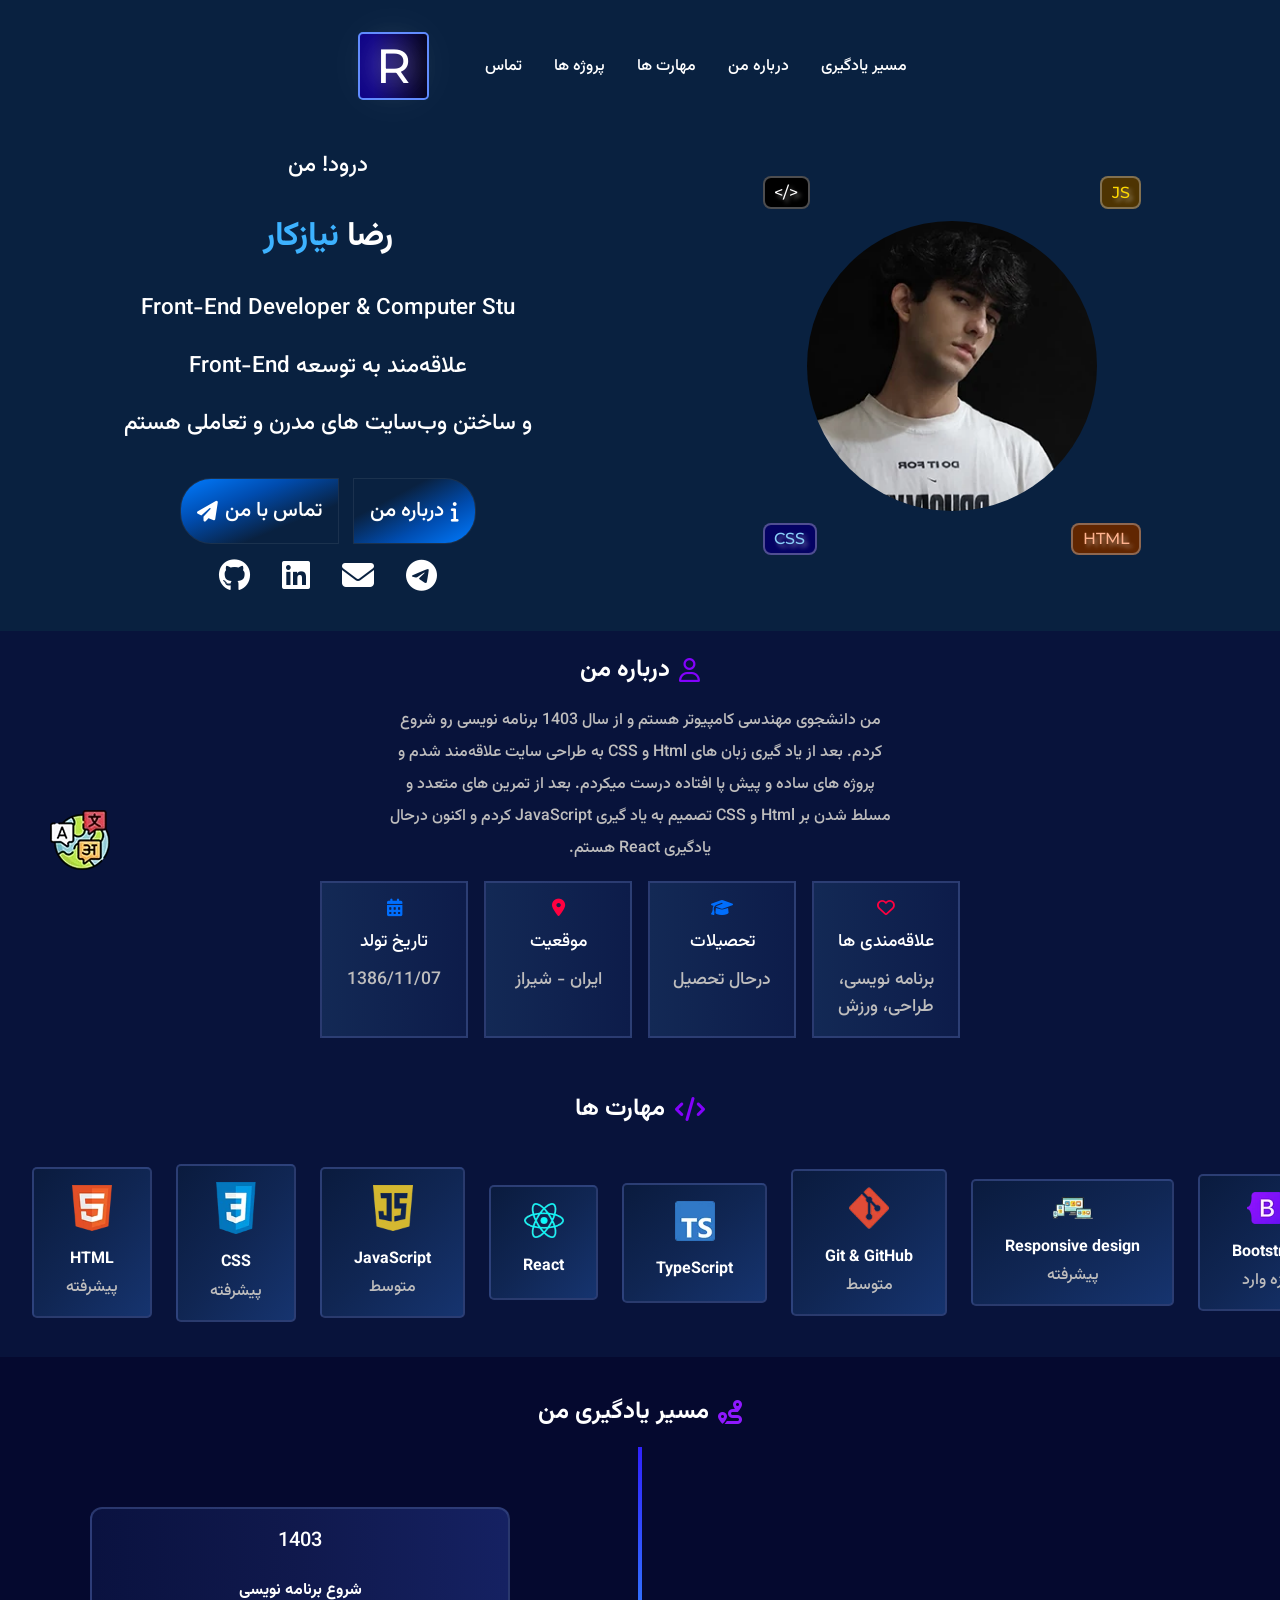
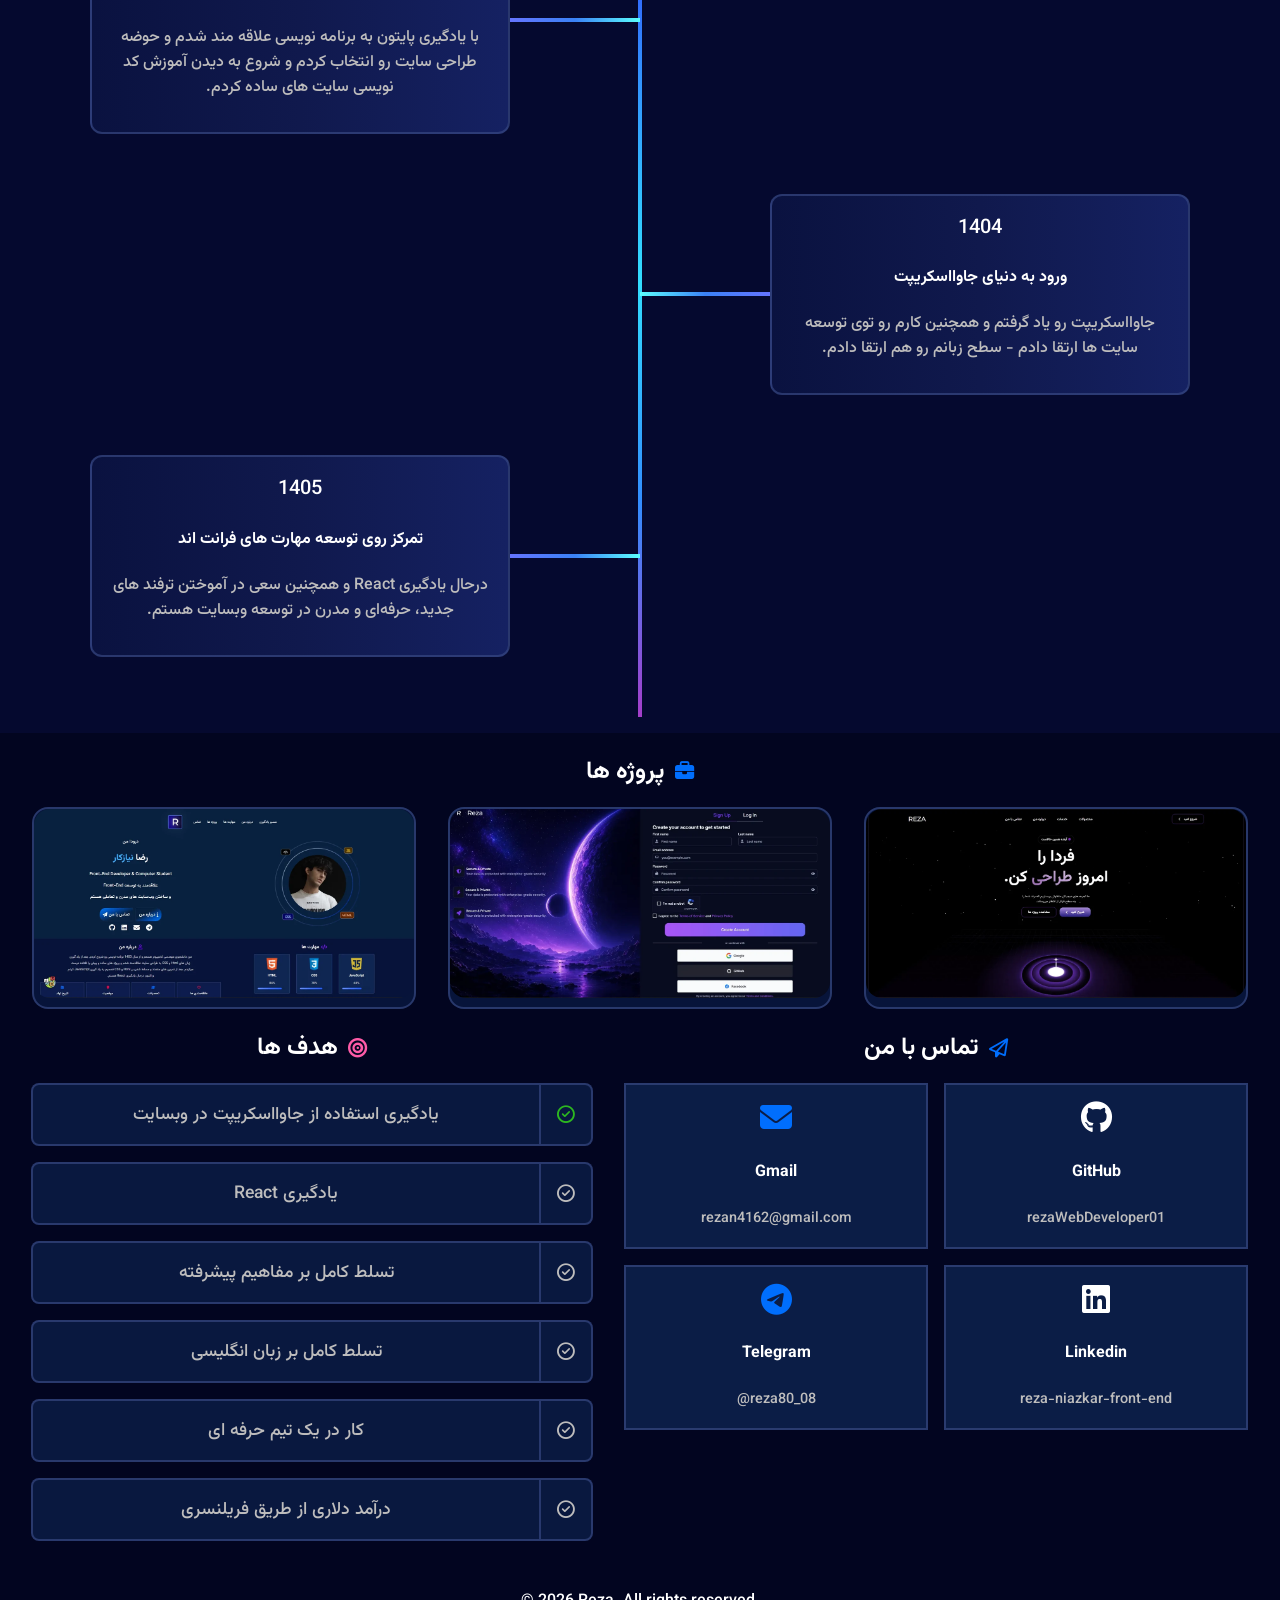
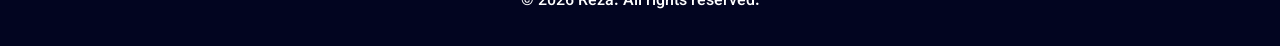
<file: index.html>
<!doctype html>
<html lang="fa">
    <head>
        <meta charset="UTF-8" />
        <meta name="viewport" content="width=device-width, initial-scale=1.0" />
        <link rel="preconnect" href="https://fonts.googleapis.com" />
        <link rel="preconnect" href="https://fonts.gstatic.com" crossorigin />
        <link
            href="https://fonts.googleapis.com/css2?family=Inter:ital,opsz,wght@0,14..32,100..900;1,14..32,100..900&family=Montserrat:ital,wght@0,100..900;1,100..900&family=Vazirmatn:wght@100..900&display=swap"
            rel="stylesheet"
        />
        <link
            rel="stylesheet"
            href="https://cdnjs.cloudflare.com/ajax/libs/font-awesome/6.5.1/css/all.min.css"
            integrity="sha512-DTOQO9RWCH3ppGqcWaEA1BIZOC6xxalwEsw9c2QQeAIftl+Vegovlnee1c9QX4TctnWMn13TZye+giMm8e2LwA=="
            crossorigin="anonymous"
            referrerpolicy="no-referrer"
        />
        <link rel="stylesheet" href="./style.css" />
        <title>Reza Niazkar | Front-End Developer</title>
    </head>
    <body>
        <span class="language-btn-ripple"></span>
        <button class="hidden" id="language-btn" type="button"></button>
        <!-- ############## -->
        <!-- ### HEADER ### -->
        <!-- ############## -->

        <header>
            <!-- === NAVBAR SECTION === -->
            <nav>
                <!-- NAVBAR CONTAINER -->
                <div class="navbar-container">
                    <!-- Logo -->
                    <a href="#" class="logo_header"><span>R</span></a>

                    <!-- Toggle -->
                    <button
                        class="navbar-toggle"
                        id="mobile-menu"
                        type="button"
                        aria-label="Toggle navigation"
                        aria-expanded="false"
                        aria-controls="navbar-menu"
                    >
                        <span class="bar_toggle"></span>
                        <span class="bar_toggle"></span>
                        <span class="bar_toggle"></span>
                    </button>

                    <!-- NAV ITEMS -->
                    <ul class="navbar-menu" id="navbar-menu">
                        <!-- Item - 1 -->
                        <li class="navbar-item">
                            <a href="#contact" data-i18n="contactLink"></a>
                        </li>

                        <!-- Item - 2 -->
                        <li class="navbar-item">
                            <a href="#projects" data-i18n="projectsLink"></a>
                        </li>

                        <!-- Item - 3 -->
                        <li class="navbar-item">
                            <a href="#skills" data-i18n="skillsLink"></a>
                        </li>

                        <!-- Item - 4 -->
                        <li class="navbar-item">
                            <a href="#about" data-i18n="aboutMe"></a>
                        </li>

                        <!-- Item - 5 -->
                        <li class="navbar-item">
                            <a
                                href="#learningWay"
                                data-i18n="learningWayLink"
                            ></a>
                        </li>
                    </ul>
                </div>
            </nav>

            <div class="hero-content">
                <!-- === LEFT SECTION === -->
                <section class="hero-info">
                    <div class="intro">
                        <div class="hello" data-i18n="hello"></div>
                        <h1 class="name-container">
                            <span class="name_h1" data-i18n="nameH1"></span>
                            <span
                                class="lastname_h1"
                                data-i18n="lastNameH1"
                            ></span>
                        </h1>

                        <!-- Paragraph - 1 -->
                        <p class="intro_header english" id="typing-text">
                            <!-- Front-End Developer & Computer Engineering Student -->
                        </p>

                        <!-- Paragraph - 2 -->
                        <p
                            class="intro_header persian"
                            dir="rtl"
                            data-i18n="headerItemTwo"
                        ></p>

                        <!-- Paragraph - 3 -->
                        <p
                            class="intro_header persian"
                            data-i18n="headerItemThree"
                        ></p>
                    </div>
                    <div class="buttons-container_header">
                        <!-- Contact Button -->
                        <button
                            class="contact-btn_header"
                            id="contact-btn"
                            type="button"
                        >
                            <i class="fa-solid fa-paper-plane"></i>
                            <span data-i18n="contactMe"></span>
                        </button>

                        <!-- Modal Contact -->
                        <div
                            class="modal-overlay"
                            id="modal-contact"
                            role="dialog"
                            aria-modal="true"
                            aria-hidden="true"
                            aria-labelledby="modal-contact-title"
                        >
                            <!-- Box -->
                            <div class="modal-box">
                                <!-- Close btn -->
                                <button
                                    class="close-btn"
                                    id="close-contact-btn"
                                    type="button"
                                    aria-label="Close"
                                >
                                    ✕
                                </button>

                                <!-- Title -->
                                <h2
                                    class="modal-box-title"
                                    id="modal-contact-title"
                                    data-i18n="contactMe"
                                ></h2>

                                <!-- Email -->
                                <div class="contact-item">
                                    <span class="modal-item-name"
                                        ><i class="fa-solid fa-envelope"></i>
                                        Email</span
                                    >
                                    <div class="buttons-container">
                                        <button
                                            class="copy-btn"
                                            data-copy="rezan4162@gmail.com"
                                            type="button"
                                        >
                                            <i class="fa-regular fa-copy"></i>
                                        </button>
                                        <a
                                            href="mailto:rezan4162@gmail.com"
                                            rel="noopener noreferrer"
                                            aria-label="Email"
                                        >
                                            <i
                                                class="fa-solid fa-arrow-up-right-from-square"
                                            ></i>
                                            Open</a
                                        >
                                    </div>
                                </div>

                                <!-- Github -->
                                <div class="contact-item">
                                    <span class="modal-item-name"
                                        ><i class="fa-brands fa-github"></i>
                                        Github</span
                                    >
                                    <div class="buttons-container">
                                        <button
                                            class="copy-btn"
                                            data-copy="rezaWebDeveloper01"
                                            type="button"
                                        >
                                            <i class="fa-regular fa-copy"></i>
                                        </button>
                                        <a
                                            href="https://github.com/rezaWebDeveloper01"
                                            target="_blank"
                                            rel="noopener noreferrer"
                                            aria-label="GitHub"
                                        >
                                            <i
                                                class="fa-solid fa-arrow-up-right-from-square"
                                            ></i>
                                            Open
                                        </a>
                                    </div>
                                </div>

                                <!-- Telegram -->
                                <div class="contact-item">
                                    <span class="modal-item-name"
                                        ><i class="fa-brands fa-telegram"></i>
                                        Telegram</span
                                    >
                                    <div class="buttons-container">
                                        <button
                                            class="copy-btn"
                                            data-copy="reza80_08"
                                            type="button"
                                        >
                                            <i class="fa-regular fa-copy"></i>
                                        </button>
                                        <a
                                            href="https://t.me/reza80_08"
                                            target="_blank"
                                            rel="noopener noreferrer"
                                            aria-label="Telegram"
                                        >
                                            <i
                                                class="fa-solid fa-arrow-up-right-from-square"
                                            ></i>
                                            Open
                                        </a>
                                    </div>
                                </div>

                                <!-- Linkedin -->
                                <div class="contact-item">
                                    <span class="modal-item-name"
                                        ><i class="fa-brands fa-linkedin"></i>
                                        Linkedin</span
                                    >
                                    <div class="buttons-container">
                                        <button
                                            class="copy-btn"
                                            data-copy="reza-niazkar-front-end"
                                            type="button"
                                        >
                                            <i class="fa-regular fa-copy"></i>
                                        </button>
                                        <a
                                            href="https://www.linkedin.com/in/reza-niazkar-front-end"
                                            target="_blank"
                                            rel="noopener noreferrer"
                                            aria-label="Linkedin"
                                        >
                                            <i
                                                class="fa-solid fa-arrow-up-right-from-square"
                                            ></i>
                                            Open
                                        </a>
                                    </div>
                                </div>
                            </div>
                        </div>

                        <!-- About Me Button -->
                        <button
                            class="about-me-btn_header"
                            id="about-btn"
                            type="button"
                        >
                            <span data-i18n="aboutMe"></span
                            ><i class="fa-solid fa-info"></i>
                        </button>

                        <!-- Modal About Me -->
                        <div
                            class="modal-overlay"
                            id="modal-about"
                            role="dialog"
                            aria-modal="true"
                            aria-hidden="true"
                            aria-labelledby="modal-about-title"
                        >
                            <div class="modal-box">
                                <button
                                    class="close-btn"
                                    id="close-about-btn"
                                    type="button"
                                    aria-label="Close"
                                >
                                    ✕
                                </button>
                                <h2
                                    class="modal-box-title"
                                    id="modal-about-title"
                                    data-i18n="aboutMe"
                                ></h2>
                                <p
                                    class="modal-paragraph"
                                    dir="rtl"
                                    data-i18n="aboutMeParagraph"
                                ></p>
                            </div>
                        </div>
                    </div>

                    <!-- Social -->
                    <div class="social_header">
                        <!-- Git -->
                        <a
                            href="https://github.com/rezaWebDeveloper01"
                            target="_blank"
                            rel="noopener noreferrer"
                            aria-label="GitHub"
                        >
                            <i class="fa-brands fa-github"></i>
                        </a>

                        <!-- Linkedin -->
                        <a
                            href="https://www.linkedin.com/in/reza-niazkar-front-end"
                            target="_blank"
                            rel="noopener noreferrer"
                            aria-label="Linkedin"
                        >
                            <i class="fa-brands fa-linkedin"></i>
                        </a>

                        <!-- Email -->
                        <a
                            href="mailto:rezan4162@gmail.com"
                            rel="noopener noreferrer"
                            aria-label="Email"
                        >
                            <i class="fa-solid fa-envelope"></i>
                        </a>

                        <!-- Telegram -->
                        <a
                            href="https://t.me/reza80_08"
                            target="_blank"
                            rel="noopener noreferrer"
                            aria-label="Telegram"
                        >
                            <i class="fa-brands fa-telegram"></i>
                        </a>
                    </div>
                </section>

                <!-- === RIGHT SECTION === -->
                <section class="hero-visual">
                    <div class="cover-position-of-cards">
                        <!-- Boxes -->
                        <div class="code_hero card-hero">&lt;/&gt;</div>
                        <div class="js_hero card-hero">JS</div>
                        <div class="css_hero card-hero">CSS</div>
                        <div class="html_hero card-hero">HTML</div>

                        <!-- Circles -->
                        <div class="big-circle"></div>
                        <div class="smaller-circle"></div>

                        <!-- Image -->
                        <img
                            class="hero-img"
                            src="./images/Profile.webp"
                            alt="Reza Niazkar"
                        />
                    </div>
                </section>
            </div>
        </header>

        <!-- ############ -->
        <!-- ### MAIN ### -->
        <!-- ############ -->

        <main>
            <div class="main-container">
                <!-- === ABOUT ME SECTION === -->
                <section class="about-section hidden" id="about">
                    <div class="about-me-container_main">
                        <!-- Title -->
                        <h2 class="title hidden">
                            <span data-i18n="aboutMe"></span
                            ><i
                                class="fa-regular fa-user"
                                aria-hidden="true"
                            ></i>
                        </h2>

                        <!-- Paragraph -->
                        <p
                            class="about-me_main hidden"
                            dir="rtl"
                            data-i18n="aboutMeParagraph"
                        ></p>

                        <!-- BOXES -->
                        <div class="card-container-about-me_main">
                            <!-- Box - Birth -->
                            <div class="about-me_box hidden">
                                <i
                                    class="fa-solid fa-calendar-days"
                                    aria-hidden="true"
                                ></i>
                                <span class="birth" data-i18n="birthDate">
                                </span>
                                <span class="birth" data-i18n="birthDay">
                                </span>
                            </div>

                            <!-- Box - Location -->
                            <div class="about-me_box hidden">
                                <i
                                    class="fa-solid fa-location-dot"
                                    aria-hidden="true"
                                ></i>
                                <span class="location" data-i18n="location">
                                </span>
                                <span class="location" data-i18n="located">
                                </span>
                            </div>

                            <!-- Box - Studies -->
                            <div class="about-me_box hidden">
                                <i
                                    class="fa-solid fa-graduation-cap"
                                    aria-hidden="true"
                                ></i>
                                <span class="studies" data-i18n="studies">
                                </span>
                                <span
                                    class="studies"
                                    dir="rtl"
                                    data-i18n="studying"
                                ></span>
                            </div>

                            <!-- Box - Favourite -->
                            <div class="about-me_box hidden">
                                <i
                                    class="fa-regular fa-heart"
                                    aria-hidden="true"
                                ></i>
                                <span
                                    class="favourite"
                                    data-i18n="favoritesTitle"
                                ></span>
                                <span
                                    class="favourite"
                                    data-i18n="favoritesItems"
                                ></span>
                            </div>
                        </div>
                    </div>
                </section>

                <!-- === SKILLS SECTION === -->
                <section class="skills-section" id="skills">
                    <!-- Title -->
                    <h2 class="title hidden">
                        <span data-i18n="skills"></span
                        ><i class="fa-solid fa-code" aria-hidden="true"></i>
                    </h2>

                    <!-- CARDS -->
                    <div class="skills-track hidden">
                        <!-- Card - HTML -->
                        <div class="skill-card">
                            <img
                                src="./images/Html.webp"
                                alt="HTML Logo"
                                loading="lazy"
                            />
                            <h4>HTML</h4>
                            <span data-i18n="Advanced"></span>
                        </div>

                        <!-- Card - CSS -->
                        <div class="skill-card">
                            <img
                                src="./images/CSS.webp"
                                alt="CSS Logo"
                                loading="lazy"
                            />
                            <h4>CSS</h4>
                            <span data-i18n="Advanced"></span>
                        </div>

                        <!-- Card - JS -->
                        <div class="skill-card">
                            <img
                                src="./images/JS.webp"
                                alt="JS Logo"
                                loading="lazy"
                            />
                            <h4>JavaScript</h4>
                            <span data-i18n="Intermediate"></span>
                        </div>

                        <!-- Card - REACT -->
                        <div class="skill-card">
                            <img
                                src="./images/React.webp"
                                alt="React Logo"
                                loading="lazy"
                            />
                            <h4>React</h4>
                            <span data-i18n="learning"></span>
                        </div>

                        <!-- Card - TypeScript -->
                        <div class="skill-card">
                            <img
                                src="./images/Typescript.webp"
                                alt="TypeScript Logo"
                                loading="lazy"
                            />
                            <h4>TypeScript</h4>
                            <span data-i18n="learning"></span>
                        </div>

                        <!-- Card - GIT -->
                        <div class="skill-card">
                            <img
                                src="./images/Git.webp"
                                alt="Git Logo"
                                loading="lazy"
                            />
                            <h4>Git & GitHub</h4>
                            <span data-i18n="Intermediate"></span>
                        </div>

                        <!-- Card - RESPONSIVE DESIGN -->
                        <div class="skill-card">
                            <img
                                src="./images/Responsive.webp"
                                alt="Responsive Logo"
                                loading="lazy"
                            />
                            <h4>Responsive design</h4>
                            <span data-i18n="Advanced"></span>
                        </div>

                        <!-- Card - Bootstrap -->
                        <div class="skill-card">
                            <img
                                src="./images/Bootstrap.webp"
                                alt="Bootstrap Logo"
                                loading="lazy"
                            />
                            <h4>Bootstrap</h4>
                            <span data-i18n="Beginner"></span>
                        </div>

                        <!-- Card - Figma -->
                        <div class="skill-card">
                            <img
                                src="./images/Figma.webp"
                                alt="Figma Logo"
                                loading="lazy"
                            />
                            <h4>Figma</h4>
                            <span data-i18n="Beginner"></span>
                        </div>

                        <!-- Card - Photoshop -->
                        <div class="skill-card">
                            <img
                                src="./images/Photoshop.webp"
                                alt="Photoshop Logo"
                                loading="lazy"
                            />
                            <h4>Photoshop</h4>
                            <span data-i18n="Intermediate"></span>
                        </div>

                        <!-- Card - HTML -->
                        <div class="skill-card">
                            <img
                                src="./images/Html.webp"
                                alt="HTML Logo"
                                loading="lazy"
                            />
                            <h4>HTML</h4>
                            <span data-i18n="Advanced"></span>
                        </div>

                        <!-- Card - CSS -->
                        <div class="skill-card">
                            <img
                                src="./images/CSS.webp"
                                alt="CSS Logo"
                                loading="lazy"
                            />
                            <h4>CSS</h4>
                            <span data-i18n="Advanced"></span>
                        </div>

                        <!-- Card - JS -->
                        <div class="skill-card">
                            <img
                                src="./images/JS.webp"
                                alt="JS Logo"
                                loading="lazy"
                            />
                            <h4>JavaScript</h4>
                            <span data-i18n="Intermediate"></span>
                        </div>

                        <!-- Card - REACT -->
                        <div class="skill-card">
                            <img
                                src="./images/React.webp"
                                alt="React Logo"
                                loading="lazy"
                            />
                            <h4>React</h4>
                            <span data-i18n="learning"></span>
                        </div>

                        <!-- Card - TypeScript -->
                        <div class="skill-card">
                            <img
                                src="./images/Typescript.webp"
                                alt="TypeScript Logo"
                                loading="lazy"
                            />
                            <h4>TypeScript</h4>
                            <span data-i18n="learning"></span>
                        </div>

                        <!-- Card - GIT -->
                        <div class="skill-card">
                            <img
                                src="./images/Git.webp"
                                alt="Git Logo"
                                loading="lazy"
                            />
                            <h4>Git & GitHub</h4>
                            <span data-i18n="Intermediate"></span>
                        </div>

                        <!-- Card - RESPONSIVE DESIGN -->
                        <div class="skill-card">
                            <img
                                src="./images/Responsive.webp"
                                alt="Responsive Logo"
                                loading="lazy"
                            />
                            <h4>Responsive design</h4>
                            <span data-i18n="Advanced"></span>
                        </div>

                        <!-- Card - Bootstrap -->
                        <div class="skill-card">
                            <img
                                src="./images/Bootstrap.webp"
                                alt="Bootstrap Logo"
                                loading="lazy"
                            />
                            <h4>Bootstrap</h4>
                            <span data-i18n="Beginner"></span>
                        </div>

                        <!-- Card - Figma -->
                        <div class="skill-card">
                            <img
                                src="./images/Figma.webp"
                                alt="Figma Logo"
                                loading="lazy"
                            />
                            <h4>Figma</h4>
                            <span data-i18n="Beginner"></span>
                        </div>

                        <!-- Card - Photoshop -->
                        <div class="skill-card">
                            <img
                                src="./images/Photoshop.webp"
                                alt="Photoshop Logo"
                                loading="lazy"
                            />
                            <h4>Photoshop</h4>
                            <span data-i18n="Intermediate"></span>
                        </div>
                    </div>
                </section>
            </div>

            <!-- === MY LEARNING WAY SECTION === -->
            <section class="timeline-container hidden" id="learningWay">
                <!-- Title -->
                <h2 class="title hidden">
                    <span data-i18n="myLearningWay"></span
                    ><i class="fa-solid fa-route" aria-hidden="true"></i>
                </h2>
                <div class="timeline hidden">
                    <!-- Item - 1 -->
                    <div class="timeline-item left hidden">
                        <div class="card_learning_way">
                            <span data-i18n="dateItemOne"></span>
                            <h4 data-i18n="titleItemOne"></h4>
                            <p data-i18n="paragraphItemOne" dir="rtl"></p>
                        </div>
                        <div class="middle">
                            <span class="circle_learning_way"></span>
                        </div>
                    </div>

                    <!-- Item - 2 -->
                    <div class="timeline-item right hidden">
                        <div></div>
                        <div class="middle">
                            <span class="circle_learning_way"></span>
                        </div>
                        <div class="card_learning_way">
                            <span data-i18n="dateItemTwo"></span>
                            <h4 data-i18n="titleItemTwo"></h4>
                            <p data-i18n="paragraphItemTwo" dir="rtl"></p>
                        </div>
                    </div>

                    <!-- Item - 3 -->
                    <div class="timeline-item left hidden">
                        <div class="card_learning_way">
                            <span data-i18n="dateItemThree">1405</span>
                            <h4 data-i18n="titleItemThree"></h4>
                            <p data-i18n="paragraphItemThree" dir="rtl"></p>
                        </div>
                        <div class="middle">
                            <span class="circle_learning_way"></span>
                        </div>
                    </div>
                </div>
            </section>
        </main>

        <!-- ############## -->
        <!-- ### FOOTER ### -->
        <!-- ############## -->

        <footer>
            <!-- === PROJECTS SECTION === -->
            <section class="projects_footer" id="projects">
                <!-- Title -->
                <h2 class="title hidden">
                    <span data-i18n="projectsLink"></span
                    ><i class="fa-solid fa-briefcase" aria-hidden="true"></i>
                </h2>

                <!-- PROJECTS CONTAINER -->
                <div class="card-container-projects">
                    <!-- Project - 1 -->
                    <div class="project-card-container hidden">
                        <button
                            class="project-card_footer hidden"
                            id="project-one-btn"
                            type="button"
                        >
                            <img
                                src="./images/ProjectOne.webp"
                                alt="Project One"
                                loading="lazy"
                            />
                        </button>
                        <div
                            class="modal-overlay"
                            id="modal-project-one"
                            role="dialog"
                            aria-modal="true"
                            aria-hidden="true"
                            aria-labelledby="modal-project-one-title"
                        >
                            <div class="modal-box">
                                <button
                                    class="close-btn"
                                    id="close-project-one-btn"
                                    type="button"
                                    aria-label="Close"
                                >
                                    ✕
                                </button>
                                <h2
                                    class="modal-box-title"
                                    id="modal-project-one-title"
                                    data-i18n="projectOneTitle"
                                ></h2>
                                <p
                                    class="modal-paragraph"
                                    dir="rtl"
                                    data-i18n="projectOneParagraph"
                                ></p>
                            </div>
                        </div>
                    </div>

                    <!-- Project - 2 -->
                    <div class="project-card-container hidden">
                        <button
                            class="project-card_footer"
                            id="project-two-btn"
                            type="button"
                        >
                            <img
                                src="./images/ProjectTwo.webp"
                                alt="Project Two"
                                loading="lazy"
                            />
                        </button>
                        <div
                            class="modal-overlay"
                            id="modal-project-two"
                            role="dialog"
                            aria-modal="true"
                            aria-hidden="true"
                            aria-labelledby="modal-project-two-title"
                        >
                            <div class="modal-box">
                                <button
                                    class="close-btn"
                                    id="close-project-two-btn"
                                    type="button"
                                    aria-label="Close"
                                >
                                    ✕
                                </button>
                                <h2
                                    class="modal-box-title"
                                    id="modal-project-two-title"
                                    data-i18n="projectTwoTitle"
                                ></h2>
                                <p
                                    class="modal-paragraph"
                                    dir="rtl"
                                    data-i18n="projectTwoParagraph"
                                ></p>
                                <a
                                    href="https://rezawebdeveloper01.github.io/Login-SignUp-Form/"
                                    target="_blank"
                                    rel="noopener noreferrer"
                                    class="project-link"
                                    >OPEN</a
                                >
                            </div>
                        </div>
                    </div>

                    <!-- Project - 3 -->
                    <div class="project-card-container hidden">
                        <button
                            class="project-card_footer hidden"
                            id="project-three-btn"
                            type="button"
                        >
                            <img
                                src="./images/ProjectThree.webp"
                                alt="Project Three"
                                loading="lazy"
                            />
                        </button>
                        <div
                            class="modal-overlay"
                            id="modal-project-three"
                            role="dialog"
                            aria-modal="true"
                            aria-hidden="true"
                            aria-labelledby="modal-project-three-title"
                        >
                            <div class="modal-box">
                                <button
                                    class="close-btn"
                                    id="close-project-three-btn"
                                    type="button"
                                    aria-label="Close"
                                >
                                    ✕
                                </button>
                                <h2
                                    class="modal-box-title"
                                    id="modal-project-three-title"
                                    data-i18n="projectThreeTitle"
                                ></h2>
                                <p
                                    class="modal-paragraph"
                                    dir="rtl"
                                    data-i18n="projectThreeParagraph"
                                ></p>
                                <a
                                    href="https://rezawebdeveloper01.github.io/Landing-page/"
                                    target="_blank"
                                    class="project-link"
                                    >OPEN</a
                                >
                            </div>
                        </div>
                    </div>
                </div>
            </section>

            <div class="footer-container">
                <!-- === GOALS SECTION === -->
                <section class="goals_section">
                    <!-- Title -->
                    <h2 class="title hidden">
                        <span data-i18n="goals"></span
                        ><i class="fa-solid fa-bullseye" aria-hidden="true"></i>
                    </h2>

                    <!-- Goal - 1 -->
                    <div class="goals_paragraph hidden">
                        <i class="fa-regular fa-circle-check"></i>
                        <span data-i18n="goalOne"></span>
                    </div>

                    <!-- Goal - 2 -->
                    <div class="goals_paragraph hidden">
                        <i class="fa-regular fa-circle-check"></i>
                        <span data-i18n="goalTwo"></span>
                    </div>

                    <!-- Goal - 3 -->
                    <div class="goals_paragraph hidden">
                        <i class="fa-regular fa-circle-check"></i>
                        <span data-i18n="goalThree"></span>
                    </div>

                    <!-- Goal - 4 -->
                    <div class="goals_paragraph hidden">
                        <i class="fa-regular fa-circle-check"></i>
                        <span data-i18n="goalFour"></span>
                    </div>

                    <!-- Goal - 5 -->
                    <div class="goals_paragraph hidden">
                        <i class="fa-regular fa-circle-check"></i>
                        <span data-i18n="goalFive"></span>
                    </div>

                    <!-- Goal - 6 -->
                    <div class="goals_paragraph hidden">
                        <i class="fa-regular fa-circle-check"></i>
                        <span data-i18n="goalSix"></span>
                    </div>
                </section>

                <!-- === CONTACT SECTION === -->
                <section class="contact_section" id="contact">
                    <!-- Title -->
                    <h2 class="title hidden">
                        <span data-i18n="contactMe"></span
                        ><i
                            class="fa-regular fa-paper-plane"
                            aria-hidden="true"
                        ></i>
                    </h2>

                    <!-- CONTACT CONTAINER -->
                    <div class="contact-container">
                        <!-- Email -->
                        <a
                            class="hidden"
                            href="mailto:rezan4162@gmail.com"
                            rel="noopener noreferrer"
                            aria-label="Email"
                        >
                            <i class="fa-solid fa-envelope"></i>
                            <h4>Gmail</h4>
                            <span>rezan4162@gmail.com</span>
                        </a>

                        <!-- Github -->
                        <a
                            class="hidden"
                            href="https://github.com/rezaWebDeveloper01"
                            target="_blank"
                            rel="noopener noreferrer"
                            aria-label="GitHub"
                        >
                            <i class="fa-brands fa-github"></i>
                            <h4>GitHub</h4>
                            <span>rezaWebDeveloper01</span>
                        </a>

                        <!-- Telegram -->
                        <a
                            class="hidden"
                            href="https://t.me/reza80_08"
                            target="_blank"
                            rel="noopener noreferrer"
                            aria-label="Telegram"
                        >
                            <i class="fa-brands fa-telegram"></i>
                            <h4>Telegram</h4>
                            <span>@reza80_08</span>
                        </a>

                        <!-- Linkedin -->
                        <a
                            class="hidden"
                            href="https://www.linkedin.com/in/reza-niazkar-front-end"
                            target="_blank"
                            rel="noopener noreferrer"
                            aria-label="Linkedin"
                        >
                            <i class="fa-brands fa-linkedin"></i>
                            <h4>Linkedin</h4>
                            <span>reza-niazkar-front-end</span>
                        </a>
                    </div>
                </section>
            </div>

            <!-- === COPYRIGHT SECTION === -->
            <p class="copyright hidden">
                &copy; 2026 Reza. All rights reserved.
            </p>
            <script src="script.js" defer></script>
        </footer>
    </body>
</html>
</file>
<file: style.css>
:root {
    /* Color */
    --color-white: #ffffff;
    --color-black: #000000;
    --color-text: #bebdbd;
    --color-blue: #006efd;
    --color-light-blue: #3db2ff;
    --color-succeed: #2db820;
    /* Hero */
    --header-bg: #092140;
    --logo-bg: linear-gradient(to right, #0d0085 20%, #03001d 100%);
    --nav-menu-bg: #06021674;
    --big-circle-border:
        linear-gradient(#092140) padding-box,
        linear-gradient(30deg, #0047fa33, #ffffff33) border-box;
    --small-circle-border:
        linear-gradient(#092140) padding-box,
        linear-gradient(90deg, #0047f980, #ffffff80) border-box;
    --js: #ffd900;
    --js-bg: #4e3402;
    --css: #89cff8;
    --css-bg: #040263;
    --html: #ffb28e;
    --html-bg: #612601;
    --blue-btn-bg: linear-gradient(
        to right bottom,
        #007bff,
        #004caf,
        #092140 70%
    );
    --blue-btn-bg_reverse: linear-gradient(
        to left top,
        #007bff,
        #004caf,
        #092140 70%
    );
    --link-hover: #80b2e1;
    /* Main */
    --main-bg: #08133b;
    --about-me-bg-card: linear-gradient(to left, #0d1c4a, #132955);
    --skills-bg-card: linear-gradient(to left top, #16346f, #102653, #0a1b3e);
    /* Learning Way */
    --learning-way-bg: #05092f;
    --timeline-bg: linear-gradient(
        to bottom,
        #3022fc,
        #328eff,
        #32ddff,
        #328eff,
        #a53eca
    );
    --circle:
        linear-gradient(#ffffff) padding-box,
        linear-gradient(90deg, #003cff, #00aaff, #003cff) border-box;
    --horizontal-left-line-bg: linear-gradient(
        to left,
        #5bffff,
        #3b82f6,
        #6574ff
    );
    --horizontal-right-line-bg: linear-gradient(
        to right,
        #5bffff,
        #3b82f6,
        #6574ff
    );
    --learning-way-bg-card: linear-gradient(to left, #152162, #10194d, #0a1240);
    /* Footer */
    --footer-bg: #020520;
    --projects-bg-card: #07143a;
    --goals-bg-card: #09183f;
    --contact-bg-card: #0b1d46;
    /* Glow - Shadow */
    --text-glow: 3px 3px 4px #f5f2f07a;
    --box-shadow-hover: 0 5px 10px #ffffff4a;
    /* Border */
    --blue-border: 2px solid #5e89ff;
    --border-box: 2px solid #394984ab;
    --hero-card-border: 2px solid #e8e8f054;
    /* Grid Columns */
    --grid-column-1: 1fr;
    --grid-column-2: repeat(2, 1fr);
    --grid-column-3: repeat(3, 1fr);
    --grid-column-4: repeat(4, 1fr);
    /* Hero Image Size */
    --image-size: clamp(160px, 25vw, 290px);
    --small-sircle-size: clamp(170px, 30vw, 360px);
    --big-sircle-size: clamp(200px, 35vw, 430px);
    --cover-position-size: clamp(200px, 35vw, 430px);
    --skill-card-position: clamp(0%, 2vw, 20%);
}

html {
    scroll-behavior: smooth;
}

body {
    padding: 0;
    margin: 0;
    width: 100%;
    background: var(--color-black);
}

html[lang='fa'] body {
    font-family: 'Vazirmatn', sans-serif;
    font-weight: 500;
}

html[lang='en'] body {
    font-family: 'Inter', sans-serif;
    font-weight: 500;
}

* {
    color: var(--color-white);
    user-select: none;
    -webkit-user-drag: none;
    box-sizing: border-box;
}

#language-btn {
    position: fixed;
    bottom: 30px;
    left: 50px;
    width: clamp(40px, 6vw, 60px);
    height: clamp(40px, 6vw, 60px);
    background: url(./images/Language.webp);
    background-size: cover;
    z-index: 100;
    cursor: pointer;
    animation: moveUpDown 8s ease-in-out infinite;
}
/* --------------- */
/* START ANIMATION */
/* --------------- */
.hidden {
    opacity: 0;
    visibility: hidden;
    transform: translateY(30px);
    transition:
        opacity 0.7s ease,
        transform 0.7s ease;
}

.show {
    opacity: 1;
    visibility: visible;
    transform: none;
}

/* ############## */
/* ### HEADER ### */
/* ############## */

header {
    background: var(--header-bg);
    padding: 2rem 1rem;
}

/* === NAVBAR SECTION === */

.logo_header {
    background: var(--logo-bg);
    border: var(--blue-border);
    font-size: clamp(2rem, 5vw, 3rem);
    padding: 0.2rem 1rem;
    border-radius: 5px;
    display: grid;
    place-items: center;
}

.logo_header span {
    animation: text-flicker-in-glow 6000ms linear both;
    font-family: 'Montserrat', sans-serif;
}

a {
    text-decoration: none;
}

button {
    all: unset;
}

.navbar-toggle {
    opacity: 0;
    pointer-events: none;
}

.navbar-container {
    display: flex;
    justify-content: center;
    align-items: center;
    width: 100%;
    margin-bottom: 2rem;
}

.navbar-menu {
    display: flex;
    align-items: center;
    list-style: none;
    text-align: center;
}

.navbar-menu a {
    display: flex;
    align-items: center;
    justify-content: center;
    padding: 0 1rem;
    transition: all 100ms;
}

.hero-content {
    width: 100%;
    height: 100%;
    display: grid;
    grid-template-columns: var(--grid-column-2);
    align-items: center;
}

/* === LEFT SECTION === */

.hero-info {
    display: flex;
    flex-direction: column;
    font-size: clamp(0.7rem, 4vw, 1.4rem);
    text-align: center;
    flex: 1;
    margin-top: 1rem;
}

.lastname_h1 {
    color: var(--color-light-blue);
}

.buttons-container_header {
    margin: 1rem auto;
    display: flex;
    justify-content: center;
    gap: 1rem;
}

.contact-btn_header,
.about-me-btn_header {
    font-size: clamp(1rem, 5vw, 1.3rem);
    cursor: pointer;
    display: flex;
    align-items: center;
    justify-content: center;
    padding: clamp(0.6rem, 4vw, 1rem);
    gap: 7px;
    transition: all 200ms;
    outline: 1px solid #ffffff13;
}

.contact-btn_header {
    background: var(--blue-btn-bg);
    border-radius: 30px 0 0 30px;
}

.about-me-btn_header {
    background: var(--blue-btn-bg_reverse);
    border-radius: 0 30px 30px 0;
}

/* Modal Contact & About me -- Items */
.modal-overlay {
    position: fixed;
    inset: 0;
    display: flex;
    justify-content: center;
    align-items: center;
    background: #00000099;
    backdrop-filter: blur(11px);
    opacity: 0;
    visibility: hidden;
    transition: 0.3s;
    z-index: 1000;
}

.modal-overlay.active {
    opacity: 1;
    visibility: visible;
}

.close-btn {
    float: right;
    cursor: pointer;
}

.modal-box-title {
    font-size: clamp(1.5rem, 5vw, 1.8rem);
}

.modal-item-name {
    font-size: clamp(1.2rem, 5vw, 1.5rem);
}

.modal-overlay a {
    color: var(--color-white);
    font-size: clamp(1rem, 5vw, 1.2rem);
    margin-left: 5px;
}

.modal-box {
    width: 400px;
    padding: 20px 30px;
    background: #ffffff14;
    border: 2px solid #ffffff33;
    border-radius: 20px;
    transform: scale(0.8);
    transition: 300ms;
}

.modal-overlay.active .modal-box {
    transform: scale(1);
}

.contact-item {
    display: flex;
    justify-content: space-between;
    margin: 20px 0;
    align-items: center;
}

.buttons-container {
    display: flex;
    gap: 0.5rem;
}

.copy-btn,
.buttons-container {
    padding: 8px 14px;
    text-decoration: none;
    cursor: pointer;
    font-size: clamp(1rem, 5vw, 1.3rem);
}

.modal-paragraph {
    font-size: clamp(1rem, 4vw, 1.25rem);
    line-height: 2;
}

.social_header {
    display: flex;
    justify-content: center;
    gap: 2rem;
}

.social_header i {
    color: var(--color-white);
    font-size: clamp(1.2rem, 5vw, 2rem);
    transition: all 100ms;
}

/* === RIGHT SECTION === */

.hero-visual {
    display: grid;
    place-items: center;
}

.cover-position-of-cards {
    width: var(--cover-position-size);
    height: var(--cover-position-size);
    display: grid;
    place-items: center;
    position: relative;
}

.big-circle {
    width: var(--big-sircle-size);
    height: var(--big-sircle-size);
    border: 3px solid transparent;
    background: var(--big-circle-border);
    border-radius: 50%;
    animation: turning 2.2s linear infinite;
    position: absolute;
}

.smaller-circle {
    width: var(--small-sircle-size);
    height: var(--small-sircle-size);
    border: 3px solid transparent;
    background: var(--small-circle-border);
    border-radius: 50%;
    animation: turning 2s linear infinite;
    position: absolute;
}

.hero-img {
    width: var(--image-size);
    height: var(--image-size);
    border-radius: 50%;
    background-size: cover;
    position: absolute;
}

.card-hero {
    text-align: center;
    position: absolute;
    padding: 0.3rem 0.6rem;
    border-radius: 8px;
    font-size: clamp(0.7rem, 2vw, 1rem);
    border: var(--hero-card-border);
    text-shadow: var(--text-glow);
    z-index: 1;
    font-family: 'Montserrat', sans-serif;
}

.code_hero {
    color: var(--color-white);
    background: var(--color-black);
    animation: goLeft 3s linear infinite;
    left: var(--skill-card-position);
    top: var(--skill-card-position);
}

.js_hero {
    color: var(--js);
    background: var(--js-bg);
    animation: goUp 3s linear infinite;
    right: var(--skill-card-position);
    top: var(--skill-card-position);
}

.css_hero {
    color: var(--css);
    background: var(--css-bg);
    animation: goDown 3s linear infinite;
    left: var(--skill-card-position);
    bottom: var(--skill-card-position);
}

.html_hero {
    color: var(--html);
    background: var(--html-bg);
    animation: goRight 3s linear infinite;
    right: var(--skill-card-position);
    bottom: var(--skill-card-position);
}

/* $$$ HEADER ANIMATION $$$ */

/* TranslateBTN */
@keyframes moveUpDown {
    0%,
    100% {
        transform: translateY(0);
    }
    50% {
        transform: translateY(-20px);
    }
}

/* Logo - Navbar Section */
@keyframes text-flicker-in-glow {
    0% {
        opacity: 0;
    }
    10% {
        opacity: 0;
        text-shadow: none;
    }
    10.1% {
        opacity: 1;
        text-shadow: none;
    }
    10.2% {
        opacity: 0;
        text-shadow: none;
    }
    20% {
        opacity: 0;
        text-shadow: none;
    }
    20.1% {
        opacity: 1;
        text-shadow: 0 0 30px rgba(255, 255, 255, 0.25);
    }
    20.6% {
        opacity: 0;
        text-shadow: none;
    }
    30% {
        opacity: 0;
        text-shadow: none;
    }
    30.1% {
        opacity: 1;
        text-shadow:
            0 0 30px rgba(255, 255, 255, 0.45),
            0 0 60px rgba(255, 255, 255, 0.25);
    }
    30.5% {
        opacity: 1;
        text-shadow:
            0 0 30px rgba(255, 255, 255, 0.45),
            0 0 60px rgba(255, 255, 255, 0.25);
    }
    30.6% {
        opacity: 0;
        text-shadow: none;
    }
    45% {
        opacity: 0;
        text-shadow: none;
    }
    45.1% {
        opacity: 1;
        text-shadow:
            0 0 30px rgba(255, 255, 255, 0.45),
            0 0 60px rgba(255, 255, 255, 0.25);
    }
    50% {
        opacity: 1;
        text-shadow:
            0 0 30px rgba(255, 255, 255, 0.45),
            0 0 60px rgba(255, 255, 255, 0.25);
    }
    55% {
        opacity: 1;
        text-shadow:
            0 0 30px rgba(255, 255, 255, 0.45),
            0 0 60px rgba(255, 255, 255, 0.25);
    }
    55.1% {
        opacity: 0;
        text-shadow: none;
    }
    57% {
        opacity: 0;
        text-shadow: none;
    }
    57.1% {
        opacity: 1;
        text-shadow:
            0 0 30px rgba(255, 255, 255, 0.55),
            0 0 60px rgba(255, 255, 255, 0.35);
    }
    60% {
        opacity: 1;
        text-shadow:
            0 0 30px rgba(255, 255, 255, 0.55),
            0 0 60px rgba(255, 255, 255, 0.35);
    }
    60.1% {
        opacity: 0;
        text-shadow: none;
    }
    65% {
        opacity: 0;
        text-shadow: none;
    }
    65.1% {
        opacity: 1;
        text-shadow:
            0 0 30px rgba(255, 255, 255, 0.55),
            0 0 60px rgba(255, 255, 255, 0.35),
            0 0 100px rgba(255, 255, 255, 0.1);
    }
    75% {
        opacity: 1;
        text-shadow:
            0 0 30px rgba(255, 255, 255, 0.55),
            0 0 60px rgba(255, 255, 255, 0.35),
            0 0 100px rgba(255, 255, 255, 0.1);
    }
    75.1% {
        opacity: 0;
        text-shadow: none;
    }
    77% {
        opacity: 0;
        text-shadow: none;
    }
    77.1% {
        opacity: 1;
        text-shadow:
            0 0 30px rgba(255, 255, 255, 0.55),
            0 0 60px rgba(255, 255, 255, 0.4),
            0 0 110px rgba(255, 255, 255, 0.2),
            0 0 100px rgba(255, 255, 255, 0.1);
    }
    85% {
        opacity: 1;
        text-shadow:
            0 0 30px rgba(255, 255, 255, 0.55),
            0 0 60px rgba(255, 255, 255, 0.4),
            0 0 110px rgba(255, 255, 255, 0.2),
            0 0 100px rgba(255, 255, 255, 0.1);
    }
    85.1% {
        opacity: 0;
        text-shadow: none;
    }
    86% {
        opacity: 0;
        text-shadow: none;
    }
    86.1% {
        opacity: 1;
        text-shadow:
            0 0 30px rgba(255, 255, 255, 0.6),
            0 0 60px rgba(255, 255, 255, 0.45),
            0 0 110px rgba(255, 255, 255, 0.25),
            0 0 100px rgba(255, 255, 255, 0.1);
    }
    100% {
        opacity: 1;
        text-shadow:
            0 0 30px rgba(255, 255, 255, 0.6),
            0 0 60px rgba(255, 255, 255, 0.45),
            0 0 110px rgba(255, 255, 255, 0.25),
            0 0 100px rgba(255, 255, 255, 0.1);
    }
}

/* Left Section */
.contact-btn_header:hover,
.about-me-btn_header:hover {
    transform: translateY(-3px);
    box-shadow: var(--box-shadow-hover);
}

.social_header i:hover,
.navbar-menu a:hover {
    color: var(--link-hover);
    transform: scale(1.1);
}

.copy-btn:hover,
.modal-overlay a:hover {
    transform: scale(1.1);
}

/* Right Section */
@keyframes turning {
    0% {
        transform: rotate(0deg);
    }
    100% {
        transform: rotate(360deg);
    }
}

@keyframes goUp {
    0%,
    100% {
        transform: translateY(0px);
    }
    50% {
        transform: translateY(-10px);
    }
}

@keyframes goDown {
    0%,
    100% {
        transform: translateY(0px);
    }
    50% {
        transform: translateY(10px);
    }
}

@keyframes goRight {
    0%,
    100% {
        transform: translateX(0px);
    }
    50% {
        transform: translateX(10px);
    }
}

@keyframes goLeft {
    0%,
    100% {
        transform: translateX(0px);
    }
    50% {
        transform: translateX(-10px);
    }
}

/* ############ */
/* ### MAIN ### */
/* ############ */

.main-container {
    display: flex;
    flex-direction: column;
    justify-content: center;
    align-items: center;
    gap: 2rem;
    background: var(--main-bg);
}

/* === ABOUT ME SECTION === */

.about-section {
    display: flex;
    flex-direction: column;
    justify-content: start;
    align-items: center;
    text-align: center;
}

.about-me_main {
    width: 40%;
    margin: 1rem auto;
    line-height: 2;
    color: var(--color-text);
}

.card-container-about-me_main {
    display: grid;
    grid-template-columns: var(--grid-column-4);
    gap: 1rem;
    width: 50%;
    margin: 0 auto;
    font-size: clamp(1rem, 2vw, 1.1rem);
}

.fa-user,
.fa-code {
    color: #8302fc;
}

.card-container-about-me_main > div:nth-child(odd) i {
    color: #006efd;
}

.card-container-about-me_main > div:nth-child(even) i {
    color: #ff0040;
}

.about-me_box {
    display: flex;
    flex-direction: column;
    align-items: center;
    justify-content: start;
    gap: 0.7rem;
    padding: 1rem;
    background: var(--about-me-bg-card);
    border: var(--border-box);
    transition: all 100ms;
}

.about-me_box > span:nth-child(3) {
    color: var(--color-text);
}

/* === SKILLS SECTION === */

.skills-section {
    display: flex;
    flex-direction: column;
    text-align: center;
    overflow: hidden;
    width: 100%;
}

.skills-track {
    display: flex;
    align-items: center;
    gap: 1.5rem;
    width: max-content;
    padding: 2rem;
    animation: slider 15s linear infinite;
}

.skills-track:hover {
    animation-play-state: paused;
}

.skill-card {
    display: flex;
    flex-direction: column;
    align-items: center;
    justify-content: center;
    border: var(--border-box);
    border-radius: 5px;
    background: var(--skills-bg-card);
    transition: all 100ms;
    padding: 1rem 2rem;
}

.skill-card > img {
    margin-bottom: 1rem;
    width: clamp(40px, 3vw, 60px);
}

.skill-card > h4 {
    margin: 0 0 0.2rem 0;
}

.skill-card > span {
    color: var(--color-text);
}

@keyframes slider {
    from {
        transform: translateX(0%);
    }
    to {
        transform: translateX(-50%);
    }
}

/* ####################### */
/* ### MY LEARNING WAY ### */
/* ####################### */

.timeline-container {
    display: flex;
    justify-content: center;
    flex-direction: column;
    align-items: center;
    gap: 1rem;
    padding: 1rem 0;
    background: var(--learning-way-bg);
}

.fa-route {
    color: #8f18ff;
}

.timeline {
    width: min(1100px, 95%);
    margin-inline: auto;
    position: relative;
}

.timeline::before {
    content: '';
    position: absolute;
    left: 50%;
    top: 0;
    bottom: 0;
    transform: translateX(-50%);
    width: 4px;
    background: var(--timeline-bg);
    z-index: 0;
}

.timeline-item {
    display: grid;
    grid-template-columns: 1fr 130px 1fr;
    align-items: center;
    margin: 60px 0;
}

.timeline-item span {
    font-size: 1.25rem;
}

.timeline-item p {
    color: var(--color-text);
}

.middle {
    position: relative;
    display: flex;
    justify-content: center;
    align-items: center;
}

.middle::before {
    content: '';
    position: absolute;
    top: 50%;
    height: 4px;
    transform: translateY(-50%);
    z-index: 1;
}

.left .middle::before {
    right: 50%;
    width: 100%;
    background: var(--horizontal-left-line-bg);
}

.right .middle::before {
    left: 50%;
    width: 100%;
    background: var(--horizontal-right-line-bg);
}

.circle_learning_way {
    width: 30px;
    aspect-ratio: 1;
    border-radius: 50%;
    border: 8px solid transparent;
    background: var(--circle);
    position: relative;
    z-index: 2;
}

.card_learning_way {
    width: min(420px, 100%);
    padding: 1rem;
    border-radius: 12px;
    background: var(--learning-way-bg-card);
    border: var(--border-box);
    z-index: 3;
    transition: transform 300ms ease;
    text-align: center;
}

.left .card_learning_way {
    justify-self: start;
}

.right .card_learning_way {
    justify-self: end;
}

/* $$$ MAIN ANIMATION $$$ */

.skill-card:hover,
.about-me_box:hover {
    transform: scale(1.03);
}

.card_learning_way:hover {
    transform: translateY(-3px);
}

/* ###############*/
/* ### FOOTER ### */
/* ############## */

footer {
    color: var(--color-white);
    background: var(--footer-bg);
}

footer h2 > i {
    font-size: 1.2rem;
    color: var(--color-blue);
}

/* === PROJECTS SECTION === */

.projects_footer {
    display: flex;
    flex-direction: column;
    text-align: center;
    gap: 1rem;
}

.card-container-projects {
    display: grid;
    grid-template-columns: var(--grid-column-3);
    place-items: center;
    gap: 2rem;
    padding: 0 2rem;
}

.project-card_footer {
    background: var(--projects-bg-card);
    border: var(--border-box);
    border-radius: 1rem;
    transition: all 100ms ease;
    text-decoration: none;
    cursor: pointer;
}

.project-card_footer > img {
    width: 100%;
    height: 100%;
    border-radius: 1rem;
}

.project-link {
    border: 2px solid var(--color-white);
    background: var(--footer-bg);
    color: var(--color-white);
    padding: 0.5rem 1rem;
    border-radius: 1rem;
    transition: all 300ms;
}

.project-link:hover {
    background: var(--color-white);
    color: var(--color-black);
}

/* === GOALS SECTION === */

.footer-container {
    padding: 0 2rem 1rem 0;
    display: grid;
    grid-template-columns: repeat(2, 1fr);
}

.goals_section {
    display: flex;
    flex-direction: column;
    align-items: center;
    gap: 1rem;
}

.title {
    margin-bottom: 0;
    display: flex;
    align-items: center;
    justify-content: center;
    gap: 0.6rem;
    font-size: clamp(1.1rem, 3vw, 1.5rem);
}

.goals_paragraph {
    width: 90%;
    background: var(--goals-bg-card);
    border: var(--border-box);
    border-radius: 0.5rem;
    display: flex;
    align-items: center;
    transition: all 100ms ease;
    font-size: clamp(0.7rem, 2vw, 1.1rem);
    direction: rtl;
}

.goals_paragraph > span {
    width: 100%;
    display: flex;
    justify-content: center;
    text-align: center;
    border-right: 2px solid #394984ab;
    padding: 1rem;
    color: var(--color-text);
}

.goals_paragraph > i {
    padding: 1rem;
    color: var(--color-text);
}

.goals_section > .goals_paragraph:nth-child(2) > i {
    color: var(--color-succeed);
}

.fa-bullseye {
    color: #fe5ba7;
}

/* === CONTACT SECTION === */

.contact_section {
    display: flex;
    flex-direction: column;
    text-align: center;
    gap: 1rem;
}

.contact-container {
    display: grid;
    grid-template-columns: repeat(2, 1fr);
    gap: 1rem;
}

.contact-container > a {
    padding: 1rem;
    background: var(--contact-bg-card);
    border: var(--border-box);
    cursor: pointer;
    text-decoration: none;
    color: var(--color-white);
    transition: transform 200ms;
}

.contact-container > a:nth-child(odd) i {
    color: var(--color-blue);
}

.contact-container i {
    font-size: 2rem;
}

.contact-container span {
    font-size: 0.9rem;
    color: var(--color-text);
}

/* $$$ FOOTER ANIMATION $$$ */

.project-card_footer:hover,
.goals_paragraph:hover {
    transform: scale(1.02);
}

.contact-container > a:hover {
    background: linear-gradient(
        to right bottom,
        #216bd978,
        #083085c1,
        #216bd978
    );
    transform: translateY(-3px);
}

/* COPYRIGHT */

.copyright {
    margin: 0;
    padding: 2rem;
    text-align: center;
}

/* ###========########========### */
/* ##### RESPONSIVE SECTION ##### */
/* ###========########========### */

/* ====== 1220px ====== */
/* === LARGE LAPTOP === */
@media screen and (max-width: 1220px) {
    /* ### MAIN ### */

    .card-container-about-me_main {
        grid-template-columns: var(--grid-column-2);
    }
}

/* ====== 1024px ====== */
/* === SMALL LAPTOP === */
@media screen and (max-width: 1024px) {
    /* ### MAIN ### */
    /* ### LEARNING WAY */

    .card_learning_way {
        width: 85%;
        height: auto;
    }

    /* ### FOOTER ### */

    .contact-container {
        grid-template-columns: var(--grid-column-2);
        margin-bottom: 0.4rem;
    }
}

/* === 900px ==== */
/* === TABLET === */
@media screen and (max-width: 900px) {
    /* ### HEADER ### */
    /* NAVBAR SECTION */

    .navbar-toggle {
        opacity: 1;
        pointer-events: all;
    }

    .navbar-menu {
        position: absolute;
        list-style: none;
        display: flex;
        flex-direction: column;
        justify-content: center;
        align-items: center;
        top: -300px;
        right: 0;
        margin: 0;
        padding: 1rem 0;
        border-radius: 0 0 0 20px;
        z-index: 10;
        opacity: 0;
        background: var(--nav-menu-bg);
        backdrop-filter: blur(8px);
        border-bottom: 1px solid;
        transition: all 400ms ease-in-out;
        font-size: clamp(0.8rem, 4vw, 1.2rem);
    }

    .navbar-menu.active {
        top: 0;
        right: 0;
        opacity: 1;
    }

    .navbar-toggle .bar_toggle {
        width: 25px;
        height: 3px;
        margin: 5px auto;
        transition: all 0.3s ease-in-out;
        background: var(--color-white);
        display: block;
        cursor: pointer;
    }

    .navbar-menu a {
        text-align: center;
        padding: 0.5rem 2rem;
        display: table;
    }

    #mobile-menu {
        transform: translate(5%, 20%);
        left: 10%;
        position: absolute;
    }

    #mobile-menu.is-active .bar_toggle:nth-child(2) {
        opacity: 0;
    }

    #mobile-menu.is-active .bar_toggle:nth-child(1) {
        transform: translateY(8px) rotate(45deg);
    }

    #mobile-menu.is-active .bar_toggle:nth-child(3) {
        transform: translateY(-8px) rotate(-45deg);
    }

    .hero-content {
        display: grid;
        grid-template-columns: var(--grid-column-1);
    }

    /* LEFT SECTION */

    .hero-info {
        grid-row: 2;
    }

    .hero-visual {
        grid-row: 1;
    }

    /* ### MAIN ### */
    /* ### LEARNING WAY ### */

    .timeline-item {
        grid-template-columns: var(--grid-column-1);
        margin: 100px 0;
    }

    .left .card_learning_way {
        justify-self: center;
    }

    .right .card_learning_way {
        justify-self: center;
    }

    .card_learning_way {
        display: flex;
        flex-direction: column;
        justify-content: center;
        text-align: center;
        width: 70%;
        background: var(--learning-way-bg-card);
    }

    /* Horizontal Line */
    .middle::before {
        display: none;
    }

    .circle_learning_way {
        display: none;
    }

    /* ### FOOTER ### */

    .footer-container {
        display: flex;
        flex-direction: column;
        padding: 0 2rem 1rem 2rem;
    }

    .card-container-projects {
        display: flex;
        flex-direction: column;
    }
}

/* === 500px === */
/* === PHONE === */
@media screen and (max-width: 500px) {
    /* ### HEADER ### */

    .buttons-container_header {
        gap: 1rem;
        margin: 0 0 1rem 0;
    }

    /* ### MAIN ### */

    .card-container-about-me_main {
        grid-template-columns: var(--grid-column-1);
    }

    .about-section {
        gap: 6px;
    }

    .about-me_main {
        width: 80%;
    }

    /* ### LEARNING WAY ### */

    .card_learning_way {
        width: 90%;
    }

    /* ### FOOTER ### */

    .contact-container {
        display: flex;
        flex-direction: column;
    }
}
</file>
